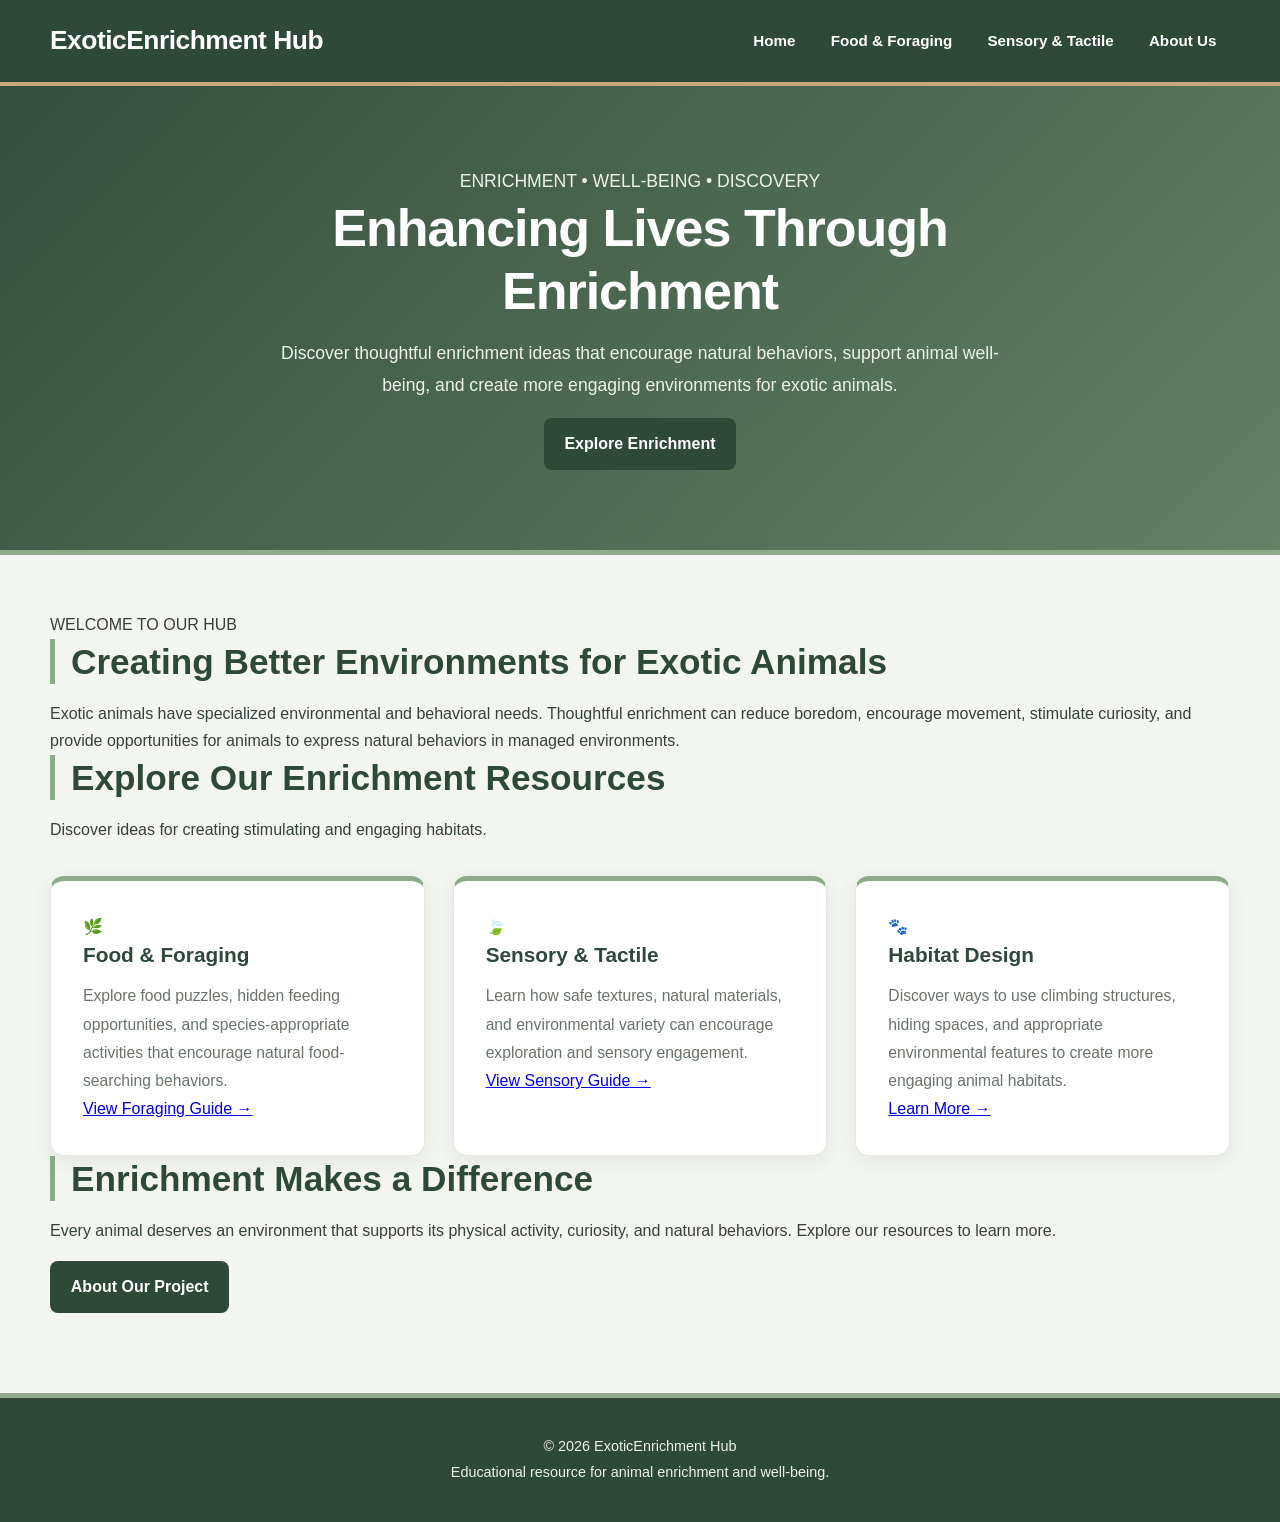
<file: index.html>
<!DOCTYPE html>
<html lang="en">
<head>
    <meta charset="UTF-8">
    <meta name="viewport" content="width=device-width, initial-scale=1.0">
    <title>ExoticEnrichment Hub | Animal Enrichment</title>
    <link rel="stylesheet" href="css/style.css">
</head>

<body>

    <!-- Global Header and Navigation -->
    <header>
        <div class="header-container">
            <h2>ExoticEnrichment Hub</h2>
            <nav aria-label="Main navigation">
                <ul>
                    <li><a href="index.html" aria-current="page">Home</a></li>
                    <li><a href="food-enrichment.html">Food &amp; Foraging</a></li>
                    <li><a href="sensory-tactile.html">Sensory &amp; Tactile</a></li>
                    <li><a href="about.html">About Us</a></li>
                </ul>
            </nav>
        </div>
    </header>

    <!-- Hero Section -->
    <section class="hero">
        <div class="hero-content">
            <p class="eyebrow">ENRICHMENT • WELL-BEING • DISCOVERY</p>
            <h1>Enhancing Lives Through Enrichment</h1>
            <p>
                Discover thoughtful enrichment ideas that encourage natural
                behaviors, support animal well-being, and create more engaging
                environments for exotic animals.
            </p>
            <a href="food-enrichment.html" class="button">
                Explore Enrichment
            </a>
        </div>
    </section>

    <!-- Main Content -->
    <main class="container">
        <section class="intro">
            <p class="eyebrow">WELCOME TO OUR HUB</p>
            <h2>Creating Better Environments for Exotic Animals</h2>
            <p>
                Exotic animals have specialized environmental and behavioral
                needs. Thoughtful enrichment can reduce boredom, encourage
                movement, stimulate curiosity, and provide opportunities for
                animals to express natural behaviors in managed environments.
            </p>
        </section>
        <!-- Enrichment Categories -->
        <section>
            <div class="section-heading">
                <h2>Explore Our Enrichment Resources</h2>
                <p>
                    Discover ideas for creating stimulating and engaging habitats.
                </p>
            </div>
            <div class="grid">
                <!-- Food and Foraging Card -->
                <article class="card">
                    <div class="card-icon" aria-hidden="true">🌿</div>
                    <h3>Food &amp; Foraging</h3>
                    <p>
                        Explore food puzzles, hidden feeding opportunities,
                        and species-appropriate activities that encourage
                        natural food-searching behaviors.
                    </p>
                    <a href="food-enrichment.html" class="card-link">
                        View Foraging Guide &rarr;
                    </a>
                </article>

                <!-- Sensory Enrichment Card -->
                <article class="card">
                    <div class="card-icon" aria-hidden="true">🍃</div>
                    <h3>Sensory & Tactile</h3>
                    <p>
                        Learn how safe textures, natural materials, and
                        environmental variety can encourage exploration
                        and sensory engagement.
                    </p>
                    <a href="sensory-tactile.html" class="card-link">
                        View Sensory Guide &rarr;
                    </a>
                </article>
                <!-- Habitat Design Card -->
                <article class="card">
                    <div class="card-icon" aria-hidden="true">🐾</div>
                    <h3>Habitat Design</h3>
                    <p>
                        Discover ways to use climbing structures, hiding
                        spaces, and appropriate environmental features to
                        create more engaging animal habitats.
                    </p>
                    <a href="about.html" class="card-link">
                        Learn More &rarr;
                    </a>
                </article>

            </div>
        </section>

        <!-- Closing Section -->
        <section class="closing-section">
            <h2>Enrichment Makes a Difference</h2>
            <p>
                Every animal deserves an environment that supports its
                physical activity, curiosity, and natural behaviors.
                Explore our resources to learn more.
            </p>
            <a href="about.html" class="button button-light">
                About Our Project
            </a>
        </section>
    </main>

    <!-- Global Footer -->
    <footer>
        <p>&copy; 2026 ExoticEnrichment Hub</p>
        <p>Educational resource for animal enrichment and well-being.</p>
    </footer>

</body>
</html>
</file>
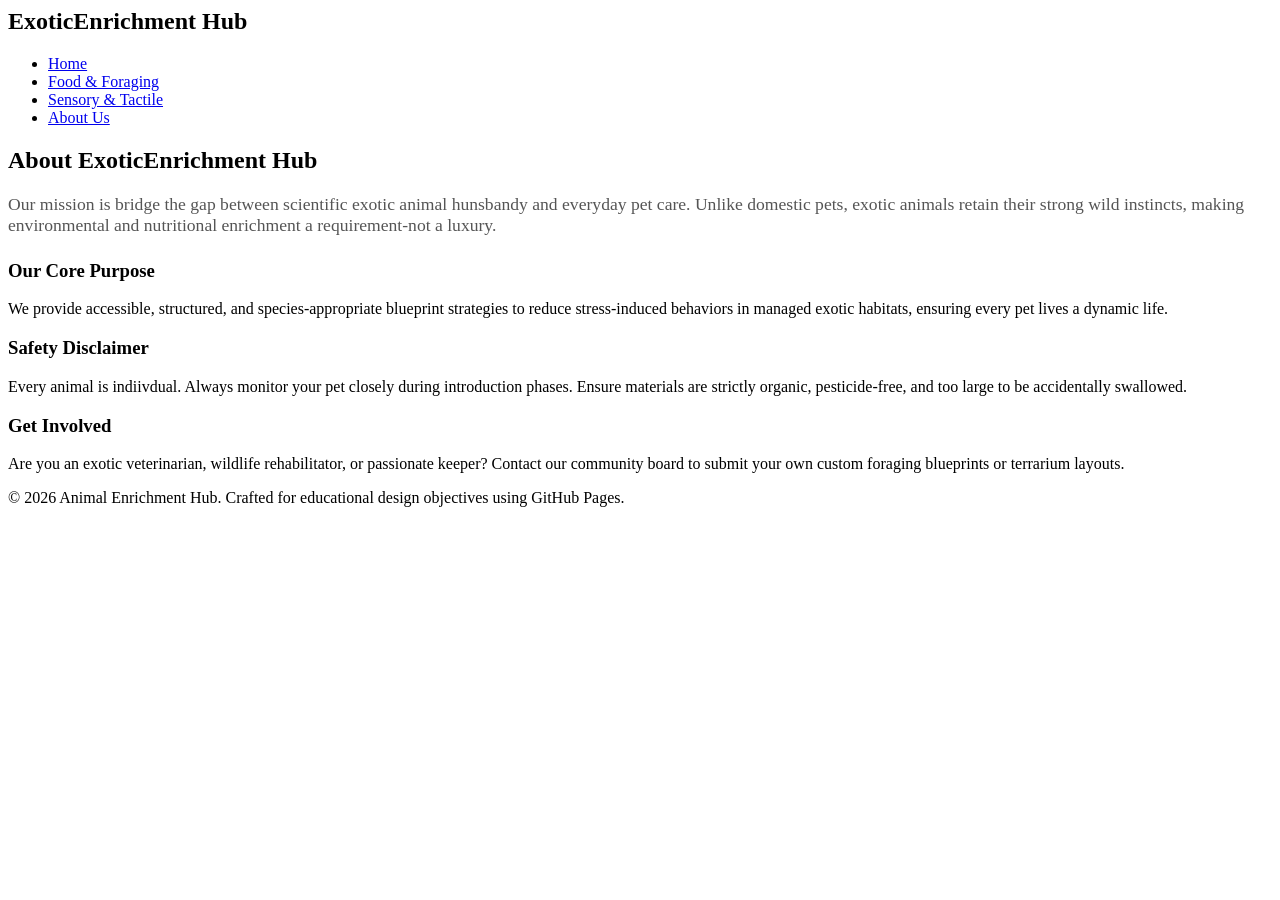
<file: about.html>
<!DOCTYPE>
<html lang="en">
<head>
  <meta charset="utf-8">
  <meta name="viewport" content="width=device-width, initial-scale=1.0">
  <title>About our Mission</title>
  <link rel="stylesheet" href"css/style.css">
</head>
<body>

  <!-- Global Header & Dynamic Navigation -->
  <header>
    <div class="header-container">
      <h2>ExoticEnrichment Hub</h2>
      <nav>
        <ul>
          <li><a href="index.html">Home</a></li>
          <li><a href="food-enrichment.html">Food & Foraging</a></li>
          <li><a href="sensory-tactile.html">Sensory & Tactile</a></li>
          <li><a href="about.html">About Us</a></li>
        </ul>
      </nav>
    </div>
  </header>

  <!-- Main Content Container -->
  <main class="container">
    <h2>About ExoticEnrichment Hub</h2>
    <p style="margin-bottom: 1.5rem; font-size: 1.1rem; color: #555;">
      Our mission is bridge the gap between scientific exotic animal hunsbandy and everyday pet care. Unlike domestic pets, exotic animals retain their strong wild instincts, making environmental and nutritional enrichment a requirement-not a luxury.
    </p>

    <div class="grid">
      <!-- Mission card --> 
      <div class="card">
        <h3>Our Core Purpose</h3>
        <p>We provide accessible, structured, and species-appropriate blueprint strategies to reduce stress-induced behaviors in managed exotic habitats, ensuring every pet lives a dynamic life.</p>
      </div>

      <!-- Safety Disclaimer Card using the alternative light brown style -->
      <div class="card card-alt">
        <h3>Safety Disclaimer</h3>
        <p>Every animal is indiivdual. Always monitor your pet closely during introduction phases. Ensure materials are strictly organic, pesticide-free, and too large to be accidentally swallowed.</p>
      </div>

      <!-- Contact/Resources Card -->
      <div class="card" style="border-top-color: #3498db;">
        <h3>Get Involved</h3>
        <p>Are you an exotic veterinarian, wildlife rehabilitator, or passionate keeper? Contact our community board to submit your own custom foraging blueprints or terrarium layouts.</p>
      </div>
    </div>
  </main>

  <!-- Global Footer -->
  <footer> 
    <p>&copy; 2026 Animal Enrichment Hub. Crafted for educational design objectives using GitHub Pages.</p>
  </footer>
  
</body>
</html>
</file>
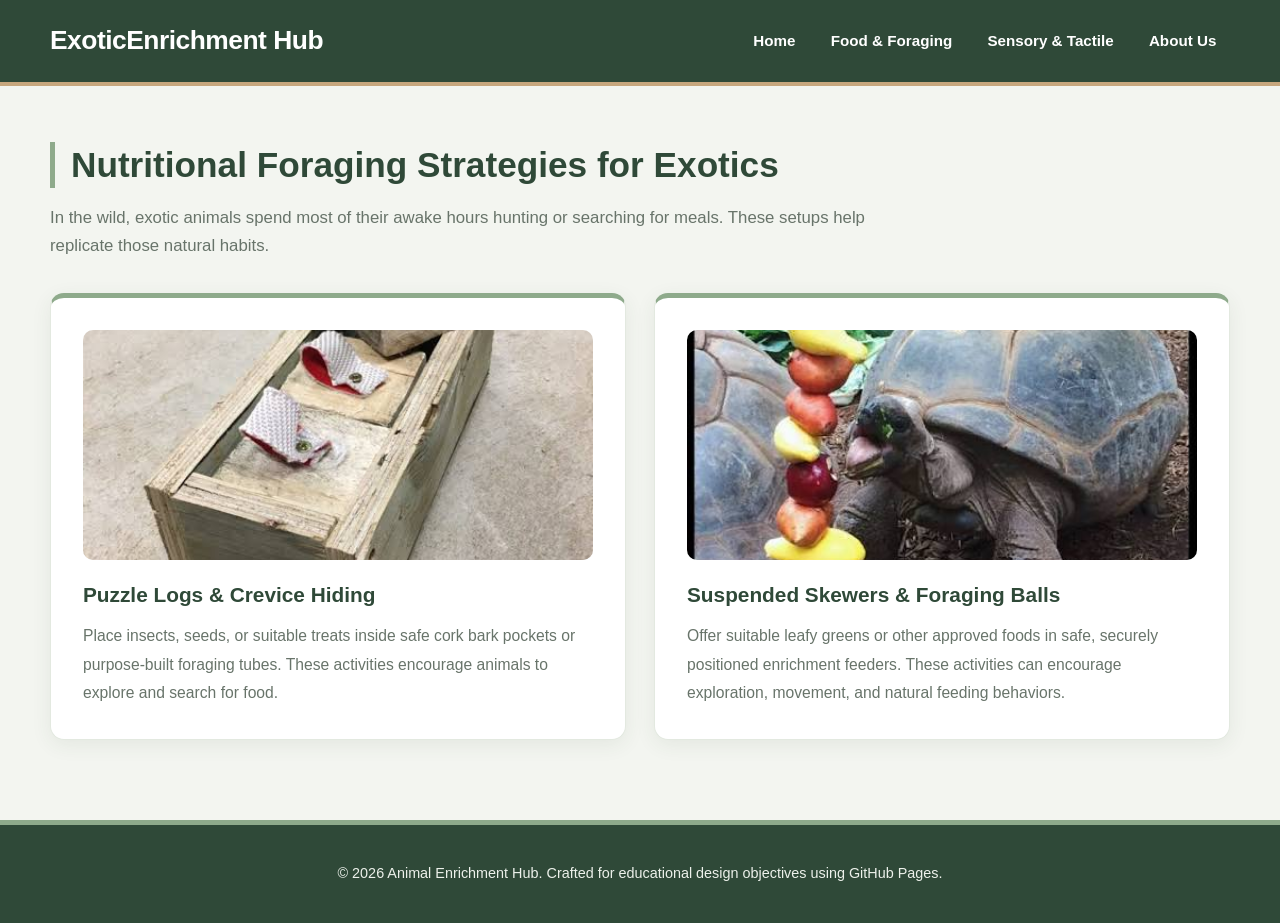
<file: food-enrichment.html>
<!DOCTYPE html>
<html lang="en">
<head>
    <meta charset="UTF-8">
    <meta name="viewport" content="width=device-width, initial-scale=1.0">
    <title>Food & Foraging Enrichment</title>
    <link rel="stylesheet" href="css/style.css">
</head>
<body>

    <header>
        <div class="header-container">
            <h2>ExoticEnrichment Hub</h2>
            <nav>
                <ul>
                    <li><a href="index.html">Home</a></li>
                    <li><a href="food-enrichment.html">Food & Foraging</a></li>
                    <li><a href="sensory-tactile.html">Sensory & Tactile</a></li>
                    <li><a href="about.html">About Us</a></li>
                </ul>
            </nav>
        </div>
    </header>

    <main class="container">
        <h2>Nutritional Foraging Strategies for Exotics</h2>
        <p>In the wild, exotic animals spend most of their awake hours hunting or searching for meals. These setups help replicate those natural habits.</p>

        <div class="grid">

            <!-- Puzzle Logs Card -->
            <div class="card">

                <!-- IMAGE ADDED HERE -->
                <img src="images/puzzel.jpg"
                     alt="Animal foraging for food among natural materials"
                     class="card-image">

                <h3>Puzzle Logs &amp; Crevice Hiding</h3>

                <p>
                    Place insects, seeds, or suitable treats inside
                    safe cork bark pockets or purpose-built foraging
                    tubes. These activities encourage animals to
                    explore and search for food.
                </p>
            </div>

            <!-- Suspended Skewers Card -->
            <div class="card">

                <!-- IMAGE ADDED HERE -->
                <img src="images/foraging-skewers.jpg"
                     alt="Food enrichment setup with greens and hanging treats"
                     class="card-image">

                <h3>Suspended Skewers &amp; Foraging Balls</h3>

                <p>
                    Offer suitable leafy greens or other approved foods
                    in safe, securely positioned enrichment feeders.
                    These activities can encourage exploration,
                    movement, and natural feeding behaviors.
                </p>
            </div>

        </div>
    </main>

    <footer>
        <p>&copy; 2026 Animal Enrichment Hub. Crafted for educational design objectives using GitHub Pages.</p>
    </footer>

</body>
</html>
</file>
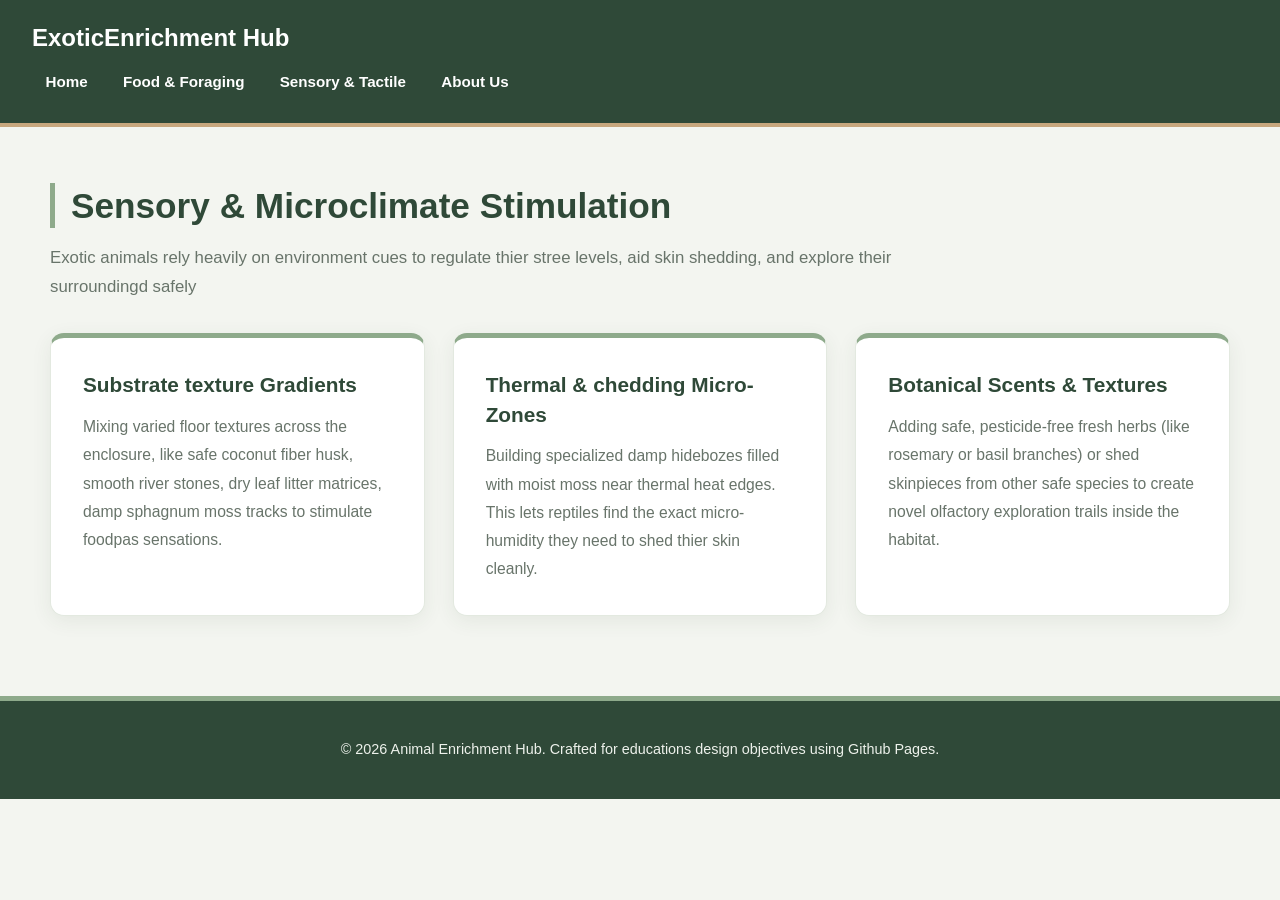
<file: sensory-tactile.html>
<!DOCTYPE>
<html lang="en">
<head>
  <meta charset="UTF-8">
  <meta name="viewport" content="width=device-width, initial-scale=1.0">
  <title>Sensory & Tactile enrichment</title>
  <link rel="stylesheet" href="css/style.css">
</head>
<body>

  <header> 
    <div class="header-contaier">
      <h2>ExoticEnrichment Hub</h2>
      <nav>
        <ul>
          <li><a href="index.html">Home</a></li>
          <li><a href="food-enrichment.html">Food & Foraging</a></li>
          <li><a href="sensory-tactile.html">Sensory & Tactile</a></li>
          <li><a href="about.html">About Us</a></li>
        </ul>
      </nav>
    </div>
  </header>

  <main class="container">
    <h2>Sensory & Microclimate Stimulation</h2>
    <p>Exotic animals rely heavily on environment cues to regulate thier stree levels, aid skin shedding, and explore their surroundingd safely</p>

    <div class="grid">
      <div class="card">
        <h3>Substrate texture Gradients</h3>
        <p>Mixing varied floor textures across the enclosure, like safe coconut fiber husk, smooth river stones, dry leaf litter matrices, damp sphagnum moss tracks to stimulate foodpas sensations.</p>
      </div>
      <div class="card">
        <h3>Thermal & chedding Micro-Zones</h3>
        <p>Building specialized damp hidebozes filled with moist moss near thermal heat edges. This lets reptiles find the exact micro-humidity they need to shed thier skin cleanly.</p>
      </div>
      <div class="card">
        <h3>Botanical Scents & Textures</h3>
        <p>Adding safe, pesticide-free fresh herbs (like rosemary or basil branches) or shed skinpieces from other safe species to create novel olfactory exploration trails inside the habitat.</p>
      </div>
    </div>
  </main>

  <footer>
    <p>&copy; 2026 Animal Enrichment Hub. Crafted for educations design objectives using Github Pages.</p>
  </footer>
  
</body>
</html>
</file>
<file: css/style.css>
/* ============================================
   ExoticEnrichment Hub
   Professional Website Theme
   Sage Green | Forest Green | Cream | Beige
============================================ */

/* 1. Color Palette */
:root {
    --bg-main: #f3f5f0;
    --bg-card: #ffffff;
    --bg-dark: #2f4938;
    --bg-sage: #e1e9de;
    --bg-cream: #faf7f1;

    --color-accent: #8eaa8b;
    --color-brown: #c7a77e;
    --color-text: #354238;
    --color-muted: #68746a;
    --color-white: #ffffff;

    --shadow: 0 5px 20px rgba(47, 73, 56, 0.08);
    --shadow-hover: 0 12px 28px rgba(47, 73, 56, 0.14);

    --radius: 14px;
    --content-width: 1180px;
}

/* 2. Global Reset */
* {
    margin: 0;
    padding: 0;
    box-sizing: border-box;
}

html {
    scroll-behavior: smooth;
}

body {
    font-family: "Segoe UI", Tahoma, Geneva, Verdana, sans-serif;
    background-color: var(--bg-main);
    color: var(--color-text);
    line-height: 1.7;
    font-size: 16px;
}

img {
    max-width: 100%;
    display: block;
}

a {
    transition: color 0.25s ease,
                background-color 0.25s ease;
}

/* 3. Professional Header */
header {
    background-color: var(--bg-dark);
    color: var(--color-white);
    padding: 1.1rem 2rem;
    border-bottom: 4px solid var(--color-brown);
}

.header-container {
    max-width: var(--content-width);
    margin: 0 auto;
    display: flex;
    justify-content: space-between;
    align-items: center;
    gap: 1.5rem;
}

.header-container h2 {
    color: var(--color-white);
    font-size: 1.65rem;
    font-weight: 700;
    letter-spacing: -0.5px;
}

/* 4. Navigation */
nav ul {
    display: flex;
    align-items: center;
    flex-wrap: wrap;
    gap: 0.5rem;
    list-style: none;
}

nav a {
    display: block;
    color: var(--color-white);
    text-decoration: none;
    font-size: 0.95rem;
    font-weight: 600;
    padding: 0.65rem 0.85rem;
    border-radius: 8px;
}

nav a:hover,
nav a:focus-visible {
    color: var(--color-white);
    background-color: rgba(255, 255, 255, 0.12);
}

/* 5. Hero Banner */
.hero {
    background:
        linear-gradient(
            135deg,
            rgba(47, 73, 56, 0.97),
            rgba(88, 119, 91, 0.92)
        );
    color: var(--color-white);
    text-align: center;
    padding: 5rem 1.5rem;
    border-bottom: 5px solid var(--color-accent);
}

.hero h1 {
    max-width: 900px;
    margin: 0 auto 1rem;
    font-size: clamp(2rem, 5vw, 3.25rem);
    line-height: 1.2;
    letter-spacing: -1px;
}

.hero p {
    max-width: 720px;
    margin: 0 auto;
    color: #edf3eb;
    font-size: 1.1rem;
    line-height: 1.8;
}

/* 6. Main Content */
.container {
    width: min(100% - 3rem, var(--content-width));
    margin: 3.5rem auto;
}

.container h2 {
    color: var(--bg-dark);
    font-size: clamp(1.65rem, 3vw, 2.2rem);
    line-height: 1.3;
    margin-bottom: 1rem;
    padding-left: 1rem;
    border-left: 5px solid var(--color-accent);
}

.container > p {
    max-width: 850px;
    margin-bottom: 1.5rem;
    color: var(--color-muted);
    font-size: 1.05rem;
}

/* 7. Responsive Content Grid */
.grid {
    display: grid;
    grid-template-columns: repeat(
        auto-fit,
        minmax(min(100%, 320px), 1fr)
    );
    gap: 1.75rem;
    margin-top: 2rem;
    align-items: stretch;
}

/* 8. Professional Content Cards */
.card {
    background-color: var(--bg-card);
    padding: 2rem;
    border: 1px solid #e3e9e0;
    border-top: 5px solid var(--color-accent);
    border-radius: var(--radius);
    box-shadow: var(--shadow);
    transition: transform 0.25s ease,
                box-shadow 0.25s ease;
}

.card:hover {
    transform: translateY(-4px);
    box-shadow: var(--shadow-hover);
}

.card h3 {
    color: var(--bg-dark);
    font-size: 1.3rem;
    line-height: 1.4;
    margin-bottom: 0.85rem;
}

.card p {
    color: var(--color-muted);
    font-size: 0.98rem;
    line-height: 1.8;
}

/* 9. Images Inside Cards */
.card img {
    width: 100%;
    height: 230px;
    object-fit: cover;
    border-radius: 10px;
    margin-bottom: 1.25rem;
}

/* 10. Highlight or Safety Cards */
.card-alert {
    background-color: var(--bg-cream);
    border: 1px solid #eadbc7;
    border-top: 5px solid var(--color-brown);
}

/* 11. General Buttons, If Used */
.button {
    display: inline-block;
    background-color: var(--bg-dark);
    color: var(--color-white);
    text-decoration: none;
    font-weight: 600;
    padding: 0.8rem 1.3rem;
    border-radius: 8px;
    margin-top: 1rem;
}

.button:hover {
    background-color: #45664d;
    color: var(--color-white);
}

/* 12. Footer */
footer {
    background-color: var(--bg-dark);
    color: #edf1eb;
    text-align: center;
    padding: 2.25rem 1.5rem;
    margin-top: 5rem;
    border-top: 5px solid var(--color-accent);
    font-size: 0.9rem;
}

footer p {
    max-width: 900px;
    margin: 0 auto;
    line-height: 1.8;
}

/* 13. Tablet Screens */
@media screen and (max-width: 900px) {
    header {
        padding: 1.25rem 1.5rem;
    }

    .header-container {
        flex-direction: column;
        text-align: center;
        gap: 1rem;
    }

    nav ul {
        justify-content: center;
    }

    .hero {
        padding: 4rem 1.5rem;
    }

    .container {
        margin: 2.75rem auto;
    }
}

/* 14. Mobile Screens */
@media screen and (max-width: 600px) {
    header {
        padding: 1.25rem 1rem;
    }

    .header-container h2 {
        font-size: 1.45rem;
    }

    nav {
        width: 100%;
    }

    nav ul {
        flex-direction: column;
        gap: 0.25rem;
    }

    nav a {
        width: 100%;
        padding: 0.6rem;
    }

    .hero {
        padding: 3.5rem 1rem;
    }

    .hero p {
        font-size: 1rem;
    }

    .container {
        width: calc(100% - 2rem);
        margin: 2.25rem auto;
    }

    .grid {
        grid-template-columns: 1fr;
        gap: 1.25rem;
    }

    .card {
        padding: 1.4rem;
    }

    .card img {
        height: 200px;
    }

    footer {
        margin-top: 3rem;
        padding: 1.75rem 1rem;
    }
}

/* 15. Accessibility */
a:focus-visible {
    outline: 3px solid var(--color-brown);
    outline-offset: 3px;
}

@media (prefers-reduced-motion: reduce) {
    html {
        scroll-behavior: auto;
    }

    *,
    *::before,
    *::after {
        transition: none !important;
    }

    .card:hover {
        transform: none;
    }
}


/* Images inside resource cards */
.card-image {
    width: 100%;
    height: 220px;
    object-fit: cover;
    display: block;
    border-radius: 10px;
    margin-bottom: 20px;
}

/* Keep images responsive on smaller screens */
@media screen and (max-width: 600px) {
    .card-image {
        height: 200px;
    }
}
</file>
